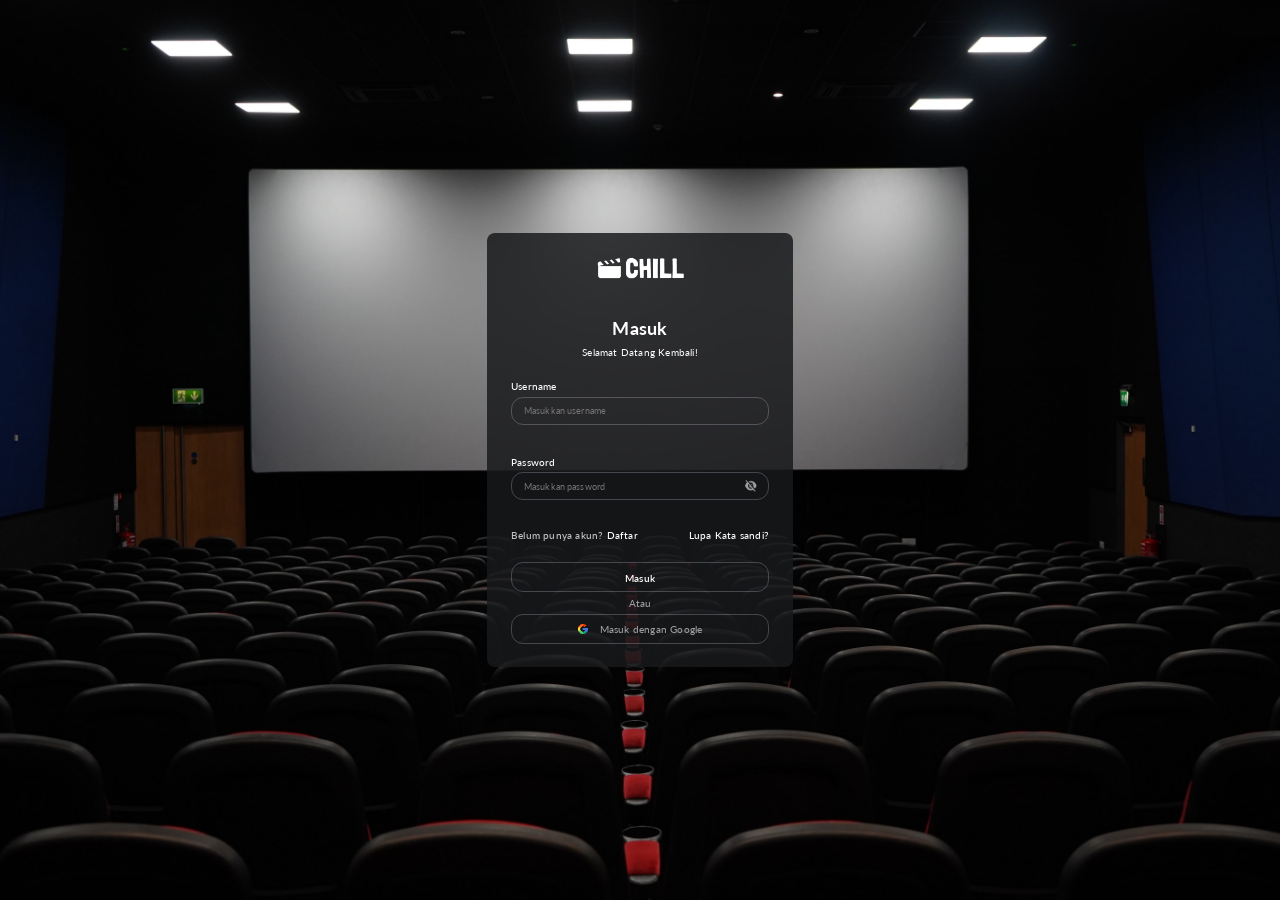
<file: index.html>
<!DOCTYPE html>
<html lang="en">
<head>
    <meta charset="UTF-8">
    <meta name="viewport" content="width=device-width, initial-scale=1.0">
    <title>Login -Chill App</title>
    <link rel="shortcut icon" 
    href="./images/logo-icon.png" 
    type="image/x-icon">
    <link rel="stylesheet" href="./styles/login.css">
</head>
<body>
    <main class="login-container">
        <div class="login-box">
            <img src="./images/Logo.png" alt="logo "id="logo">
            <div class="login-text">
                <h1>Masuk</h1>
                <p>Selamat Datang Kembali!</p>
            </div>
            <form action="#" method="post">
                <div class="form-group">
                    <label for="username">Username</label>
                    <input type="text" placeholder="Masukkan username" 
                    name="username" 
                    id="username" required>
                </div>
                <div class="form-group">
                    <label for="password">Password</label>
                    <input type="password" 
                    placeholder="Masukkan password" 
                    name="password" 
                    id="password" required>
                    <img src="./images/icon-mata.png" alt="icon mata">
                </div>
                <div class="bottom-form">
                    <p>Belum punya akun? <a href="/register.html">Daftar</a></p>
                    <a href="#">Lupa Kata sandi?</a>
                </div>
                <div class="button-container">
                    <button type="submit" class="btn-login">Masuk</button>
                    <p>Atau</p>
                    <button type="button" class="btn-login google-login-button" ><img src="./images/logogoogle.png" alt="logo google"> <p>Masuk dengan Google</p></button>
                </div>
            </form>
        </div>
    </main>
</body>
</html>
</file>
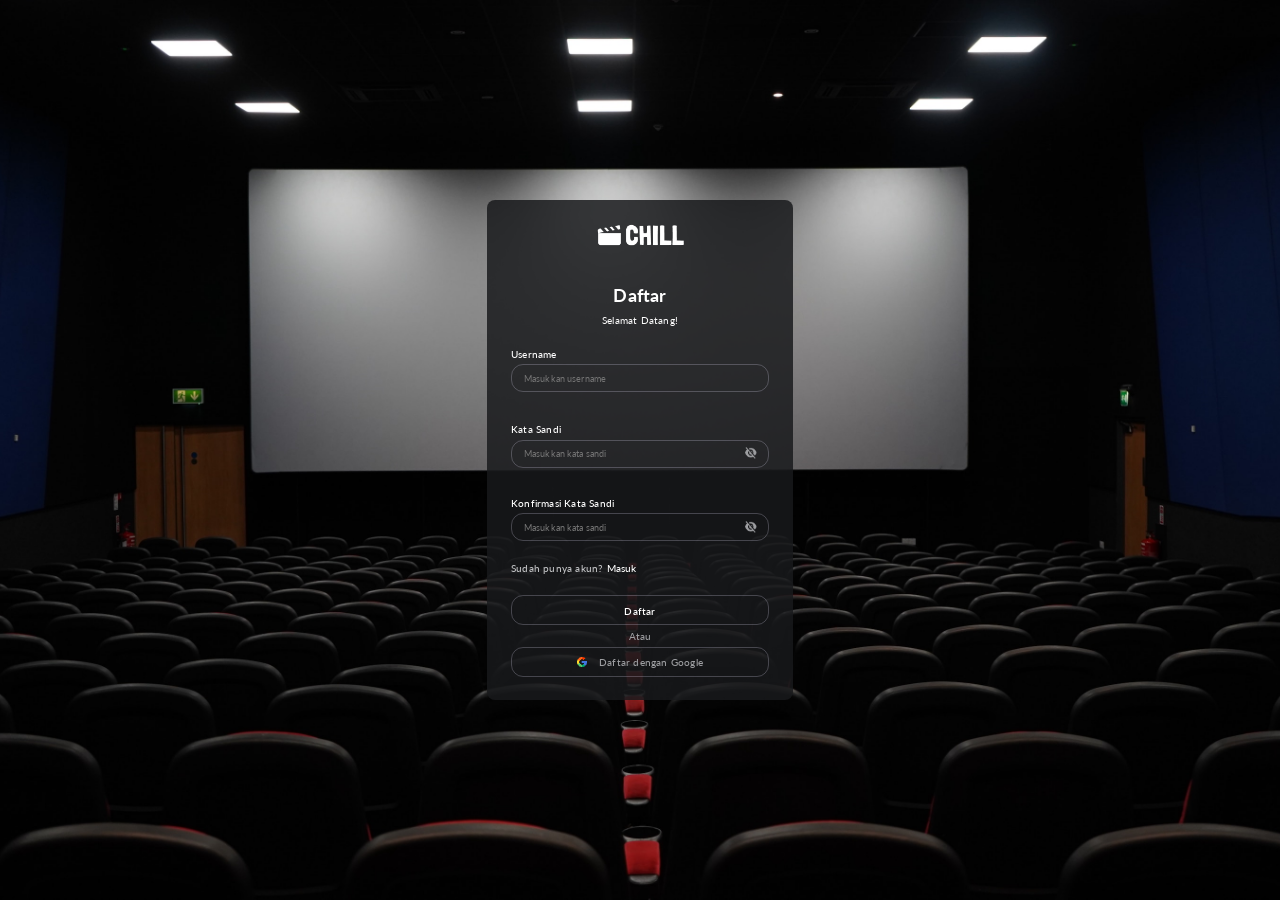
<file: register.html>
<!DOCTYPE html>
<html lang="en">
<head>
    <meta charset="UTF-8">
    <meta name="viewport" content="width=device-width, initial-scale=1.0">
    <title>Daftar -Chill App</title>
    <link rel="shortcut icon" 
    href="./images/logo-icon.png" 
    type="image/x-icon">
    <link rel="stylesheet" href="./styles/login.css">
</head>
<body>
    <main class="login-container">
        <div class="login-box">
            <img src="./images/Logo.png" alt="logo "id="logo">
            <div class="login-text">
                <h1>Daftar</h1>
                <p>Selamat Datang!</p>
            </div>
            <form action="#" method="post">
                <div class="form-group">
                    <label for="username">Username</label>
                    <input type="text" placeholder="Masukkan username" 
                    name="username" 
                    id="username" required>
                </div>
                <div class="form-group">
                    <label for="password">Kata Sandi</label>
                    <input type="password" 
                    placeholder="Masukkan kata sandi" 
                    name="password" 
                    id="password" required>
                    <img src="./images/icon-mata.png" alt="icon mata">
                </div>
                <div class="form-group">
                    <label for="repassword">Konfirmasi Kata Sandi</label>
                    <input type="repassword" 
                    placeholder="Masukkan kata sandi" 
                    name="repassword" 
                    id="repassword" required>
                    <img src="./images/icon-mata.png" alt="icon mata">
                </div>
                <div class="bottom-form">
                    <p>Sudah punya akun? <a href="/index.html">Masuk</a></p>
                </div>
                <div class="button-container">
                    <button type="submit" class="btn-login">Daftar</button>
                    <p>Atau</p>
                    <button type="button" class="btn-login google-login-button" ><img src="./images/logogoogle.png" alt="logo google"> <p>Daftar dengan Google</p></button>
                </div>
            </form>
        </div>
    </main>
</body>
</html>
</file>
<file: styles/login.css>
@import url('../styles/style.css');

body {
    background-image: url('../images/image-background.jpg');
    background-size: cover;
    background-position: center;
    background-repeat: no-repeat;
    width: 100vw;
    height: 100vh;
}

.login-container {
    width: 100%;
    height: 100%;
    display: flex;
    flex-direction: column;
    align-items: center;
    justify-content: center;
}

.login-box{
    width: 306px;
    max-width: 529px;
    height: fit-content;
    background-color: rgba(24, 26, 28, 0.84);
    border-radius: 8px;
    display: flex;
    flex-direction: column;
    align-items: center;
    justify-content: center;
    padding: 22.59px 24px;
    gap:20px;
}

#logo {
    width: auto;
    height: 24px;
    margin-bottom: 16px;
}

.login-text {
    display: flex;
    flex-direction: column;
    align-items: center;
    justify-content: center;
    gap:4.62px;
}

.login-text h1 {
    color: #ffffff;
    font-size: 18px;
    font-weight: 700;
    line-height: 140%;
    letter-spacing: 0.2px;
    text-align: center;
}

.login-text p {
   font-family: Lato;
   font-size: 10px;
   font-weight: 400;
   line-height: 140%;
   letter-spacing: 0.2px;
   color: #FFFFFF;
   text-align: center;
   
}

form{
    width: 100%;
    display: flex;
    flex-direction: column;
    align-items: center;
    justify-content: center;
    gap:20px;
}

.form-group:nth-child(2) {
    margin-bottom: 8px;
    margin-top: 10px;


}


.form-group{
    width: 100%;
    display: flex;
    flex-direction: column;
    align-items: center;
    justify-content: center;
    gap:3.47px;
    position: relative;
}

.form-group label {
    font-family: Lato;
    font-size: 10px;
    font-weight: 500;
    font-style: medium;
    line-height: 140%;
    letter-spacing: 0.2px;
    color: #FFFFFF;
    width: 100%;
}

.form-group input{
    width: 100%;
    height: 28px;
    background-color: transparent;
    border-radius: 12px;
    border: 0.58px solid rgba(231, 227, 252, 0.23);
    padding: 8px 12px;
    font-size: 9.24px;
    font-weight: 400;
    line-height: 140%;
    letter-spacing: 0.12px;
    color: #FFFFFF;
    text-align: left;
}

.form-group img{
    position: absolute;
    width: 12px;
    height: 12px;
    right: 12.5px;
    top: 55%;
    align-self:end;

}

.bottom-form{
    width: 100%;
    display: flex;
    align-items: center;
    justify-content: space-between;
}

.bottom-form p {
    font-family: Lato;
    font-size: 10px;
    font-weight: 500;
    line-height: 140%;
    letter-spacing: 0.2px;
    color: #C1C2C4;
    text-align: center;
}

.bottom-form a {
    font-family: Lato;
    font-size: 10px;
    font-weight: 500;
    line-height: 140%;
    letter-spacing: 0.2px;
    color: #FFFFFF;
    text-align: center;
    text-decoration: none;
}

.bottom-form a:hover {
    text-decoration: underline;
}

.button-container {
    display: flex;
    flex-direction: column;
    align-items: center;
    justify-content: center;
    gap:4px;
    width: 100%;
}

.button-container p{
    font-family: Lato;
    font-size: 10px;
    font-weight: 500;
    line-height: 140%;
    letter-spacing: 0.2px;
    color: #9D9EA1;
    text-align: center;
}

.btn-login {
    width: 100%;
    height: 30px;
    background-color: transparent;
    border-radius:12px;
    border: 1px solid rgba(231, 227, 252, 0.23);
    padding: 8px 12px;
    font-size: 10px;
    font-weight: 600;
    line-height: 140%;
    letter-spacing: 0.2px;
    color: #FFFFFF;
    cursor: pointer;
}

.btn-login:hover {
   background-color: #3D4142;
}

.google-login-button{
    display: flex;
    align-items: center;
    justify-content: center;
    gap:12px;
}

.google-login-button img{
    width: 10px;
    height: 10px;
}
</file>
